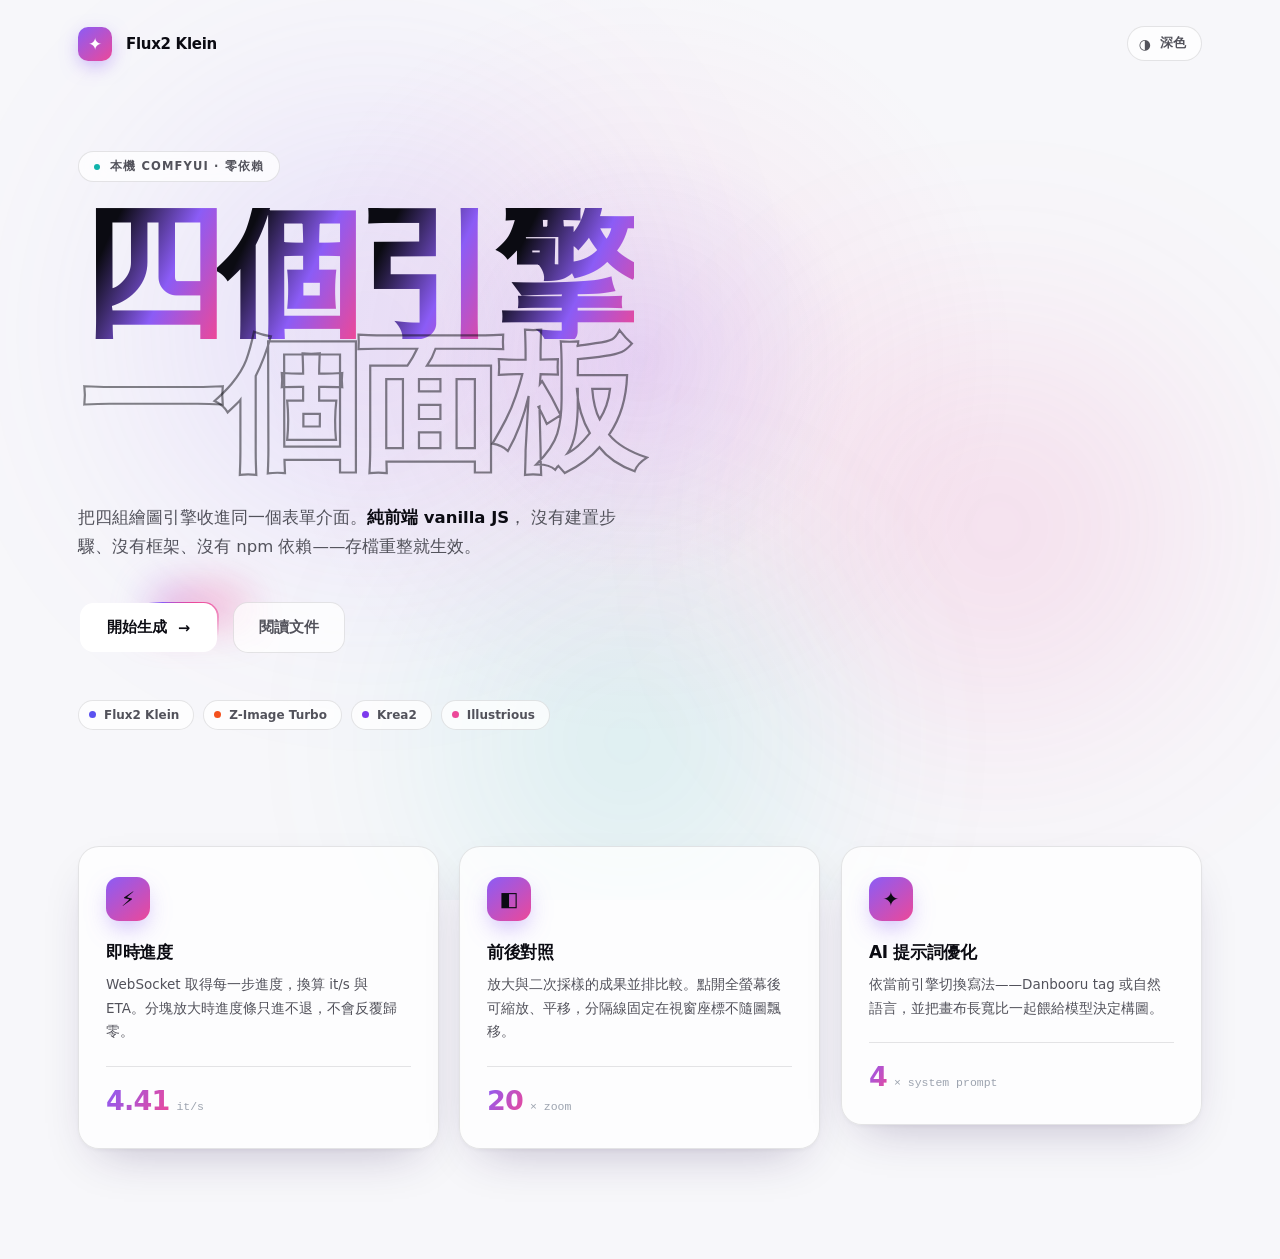
<file: hero_demo.html>
<!DOCTYPE html>
<html lang="zh-Hant" data-theme="dark">
<head>
<meta charset="UTF-8">
<meta name="viewport" content="width=device-width, initial-scale=1">
<title>Flux2 Klein · Hero 設計範例</title>
<style>
/* ============ 旋轉光邊需要可動畫的角度變數 ============ */
@property --beam { syntax: '<angle>'; initial-value: 0deg; inherits: false; }

:root {
  --violet: #8b5cf6;
  --pink:   #ec4899;
  --indigo: #5b52f0;
  --teal:   #10b3ab;
  --orange: #f4511e;

  --mono: ui-monospace, "SF Mono", "Cascadia Code", "JetBrains Mono", Consolas, monospace;
  --sans: system-ui, -apple-system, "Segoe UI", "PingFang TC", "Microsoft JhengHei", "Noto Sans TC", sans-serif;
}

/* ---- 深色（預設）---- */
:root[data-theme="dark"] {
  --bg:          #08080c;
  --bg-2:        #0d0d14;
  --text:        #f4f4f5;
  --text-dim:    #a1a1aa;
  --text-faint:  #52525b;
  --glass:       rgba(24, 24, 31, .42);
  --glass-hi:    rgba(255, 255, 255, .07);
  --border:      rgba(255, 255, 255, .09);
  --border-lit:  rgba(255, 255, 255, .22);
  --stroke:      rgba(255, 255, 255, .58);
  --spot-a:      rgba(139, 92, 246, .17);
  --spot-b:      rgba(236, 72, 153, .13);
  --blob-o:      .55;
  --blob-blur:   90px;
  --noise-o:     .045;
  --card-shadow: 0 24px 70px -24px rgba(0,0,0,.9);
}

/* ---- 淺色 ---- */
:root[data-theme="light"] {
  --bg:          #f7f7fa;
  --bg-2:        #ffffff;
  --text:        #0b0b12;
  --text-dim:    #52525b;
  --text-faint:  #9ca3af;
  --glass:       rgba(255, 255, 255, .74);
  --glass-hi:    rgba(255, 255, 255, .95);
  --border:      rgba(9, 9, 16, .1);
  --border-lit:  rgba(9, 9, 16, .24);
  --stroke:      rgba(11, 11, 18, .5);
  --spot-a:      rgba(139, 92, 246, .13);
  --spot-b:      rgba(236, 72, 153, .09);
  /* 淺底上光球要更淡更散，否則整片糊成奶白、對比全失 */
  --blob-o:      .26;
  --blob-blur:   120px;
  --noise-o:     .035;
  --card-shadow: 0 20px 48px -22px rgba(40, 20, 80, .3), 0 2px 6px -2px rgba(40, 20, 80, .08);
}

* { box-sizing: border-box; margin: 0; padding: 0; }

html { -webkit-text-size-adjust: 100%; }

body {
  min-height: 100vh;
  background: var(--bg);
  color: var(--text);
  font-family: var(--sans);
  overflow-x: hidden;
  position: relative;
  transition: background .5s ease, color .5s ease;
}

/* ============ 背景層 ============ */
.bg-layer { position: fixed; inset: 0; z-index: 0; pointer-events: none; overflow: hidden; }

.blob {
  position: absolute; border-radius: 50%;
  filter: blur(var(--blob-blur));
  opacity: var(--blob-o);
  transition: opacity .5s ease, filter .5s ease;
  will-change: transform;
}
.blob.b1 { width: 46vw; height: 46vw; background: radial-gradient(circle, var(--violet), transparent 68%); }
.blob.b2 { width: 40vw; height: 40vw; background: radial-gradient(circle, var(--pink), transparent 68%); }
.blob.b3 { width: 34vw; height: 34vw; background: radial-gradient(circle, var(--teal), transparent 70%); }

/* 噪點紋理：內嵌 SVG，不依賴外部資源 */
.noise {
  position: fixed; inset: 0; z-index: 1; pointer-events: none;
  opacity: var(--noise-o);
  background-image: url("data:image/svg+xml,%3Csvg xmlns='http://www.w3.org/2000/svg' width='260' height='260'%3E%3Cfilter id='n'%3E%3CfeTurbulence type='fractalNoise' baseFrequency='.82' numOctaves='4'/%3E%3C/filter%3E%3Crect width='100%25' height='100%25' filter='url(%23n)'/%3E%3C/svg%3E");
  mix-blend-mode: overlay;
}

/* 游標聚光：兩層不同色不同半徑，疊出層次 */
.spotlight {
  position: fixed; inset: 0; z-index: 2; pointer-events: none;
  background:
    radial-gradient(520px circle at var(--mx, 50%) var(--my, 40%), var(--spot-a), transparent 42%),
    radial-gradient(820px circle at var(--mx, 50%) var(--my, 40%), var(--spot-b), transparent 46%);
  transition: background .12s ease-out;
}

/* ============ 版面 ============ */
.wrap { position: relative; z-index: 3; max-width: 1180px; margin: 0 auto; padding: 0 28px; }

nav {
  display: flex; align-items: center; gap: 14px;
  padding: 26px 0 0;
}
.logo {
  width: 34px; height: 34px; border-radius: 10px; flex: none;
  background: linear-gradient(140deg, var(--violet), var(--pink));
  display: grid; place-items: center; color: #fff; font-size: 17px;
  box-shadow: 0 6px 20px -4px rgba(139, 92, 246, .6);
}
.logo-text { font-weight: 700; letter-spacing: -.02em; font-size: 15px; }
.nav-spacer { flex: 1; }

.theme-btn {
  display: inline-flex; align-items: center; gap: 9px;
  padding: 8px 15px 8px 11px; border-radius: 999px;
  border: 1px solid var(--border);
  background: var(--glass);
  backdrop-filter: blur(20px); -webkit-backdrop-filter: blur(20px);
  color: var(--text-dim); font-family: var(--sans); font-size: 12.5px; font-weight: 600;
  cursor: pointer; transition: .25s;
}
.theme-btn:hover { border-color: var(--border-lit); color: var(--text); transform: translateY(-1px); }
.theme-icon { font-size: 14px; line-height: 1; }

/* ============ Hero ============ */
header.hero { padding: 90px 0 20px; }

.eyebrow {
  display: inline-flex; align-items: center; gap: 10px;
  padding: 7px 15px; border-radius: 999px;
  border: 1px solid var(--border);
  background: var(--glass);
  backdrop-filter: blur(20px); -webkit-backdrop-filter: blur(20px);
  font-size: 11.5px; font-weight: 600; letter-spacing: .1em; text-transform: uppercase;
  color: var(--text-dim);
  opacity: 0; animation: rise .8s cubic-bezier(.22,1,.36,1) .1s forwards;
}
.eyebrow .pulse {
  width: 6px; height: 6px; border-radius: 50%; background: var(--teal);
  box-shadow: 0 0 0 0 rgba(16, 179, 171, .6);
  animation: pulse 2.4s ease-out infinite;
}
@keyframes pulse {
  0%   { box-shadow: 0 0 0 0 rgba(16,179,171,.55); }
  70%  { box-shadow: 0 0 0 9px rgba(16,179,171,0); }
  100% { box-shadow: 0 0 0 0 rgba(16,179,171,0); }
}

h1 {
  margin: 26px 0 0;
  font-size: clamp(52px, 11.5vw, 152px);
  line-height: .89;
  letter-spacing: -.055em;
  font-weight: 800;
}
h1 .line { display: block; white-space: nowrap; }

/* 逐字進場：JS 依 index 設 --i */
h1 .ch {
  display: inline-block;
  opacity: 0;
  transform: translateY(.42em) rotateX(-58deg);
  animation: letter .95s cubic-bezier(.22,1,.36,1) forwards;
  animation-delay: calc(.22s + var(--i) * .045s);
}
@keyframes letter {
  to { opacity: 1; transform: translateY(0) rotateX(0); }
}

/* 實心那行：漸層填字 */
.line-solid .ch {
  background: linear-gradient(115deg, var(--text) 22%, var(--violet) 62%, var(--pink));
  -webkit-background-clip: text; background-clip: text;
  -webkit-text-fill-color: transparent;
}
/* 描邊那行 */
.line-outline .ch {
  color: transparent;
  -webkit-text-stroke: 1.6px var(--stroke);
  transition: -webkit-text-stroke-color .5s ease;
}
@media (min-width: 800px) { .line-outline .ch { -webkit-text-stroke-width: 2.2px; } }

.lede {
  max-width: 545px; margin: 34px 0 0;
  font-size: 16.5px; line-height: 1.75; color: var(--text-dim);
  opacity: 0; animation: rise .9s cubic-bezier(.22,1,.36,1) .62s forwards;
}
.lede b { color: var(--text); font-weight: 600; }

@keyframes rise {
  from { opacity: 0; transform: translateY(20px); }
  to   { opacity: 1; transform: translateY(0); }
}

/* ============ CTA ============ */
.cta-row {
  display: flex; flex-wrap: wrap; gap: 14px; align-items: center;
  margin-top: 40px;
  opacity: 0; animation: rise .9s cubic-bezier(.22,1,.36,1) .74s forwards;
}

/* 旋轉光邊：外層跑 conic-gradient，內層蓋底色只留 1.5px 邊 */
.beam {
  position: relative; padding: 1.5px; border-radius: 15px;
  background: conic-gradient(from var(--beam),
    transparent 0%, var(--violet) 8%, var(--pink) 17%, transparent 27%, transparent 100%);
  animation: beam-spin 3.2s linear infinite;
  transition: transform .28s cubic-bezier(.22,1,.36,1), filter .28s;
}
@keyframes beam-spin { to { --beam: 360deg; } }
.beam::after {
  content: ''; position: absolute; inset: -22%; z-index: -1; border-radius: inherit;
  background: conic-gradient(from var(--beam),
    transparent 0%, var(--violet) 8%, var(--pink) 17%, transparent 27%, transparent 100%);
  filter: blur(20px); opacity: .55;
  animation: beam-spin 3.2s linear infinite;
}
.beam:hover { transform: translateY(-2px) scale(1.015); }
.beam:hover::after { opacity: .85; }

.btn-primary {
  display: flex; align-items: center; gap: 11px;
  padding: 15px 27px; border-radius: 13.5px; border: none;
  background: var(--bg-2); color: var(--text);
  font-family: var(--sans); font-size: 14.5px; font-weight: 700; letter-spacing: .01em;
  cursor: pointer; white-space: nowrap;
}
.btn-primary .arrow { transition: transform .3s cubic-bezier(.22,1,.36,1); }
.beam:hover .arrow { transform: translateX(4px); }

.btn-ghost {
  padding: 15px 25px; border-radius: 15px;
  border: 1px solid var(--border); background: var(--glass);
  backdrop-filter: blur(20px); -webkit-backdrop-filter: blur(20px);
  color: var(--text-dim); font-family: var(--sans); font-size: 14.5px; font-weight: 600;
  cursor: pointer; transition: .25s;
}
.btn-ghost:hover { border-color: var(--border-lit); color: var(--text); transform: translateY(-2px); }

/* ============ 引擎色票 ============ */
.engines {
  display: flex; flex-wrap: wrap; gap: 9px; margin-top: 46px;
  opacity: 0; animation: rise .9s cubic-bezier(.22,1,.36,1) .86s forwards;
}
.eng {
  display: inline-flex; align-items: center; gap: 8px;
  padding: 7px 14px 7px 10px; border-radius: 999px;
  border: 1px solid var(--border); background: var(--glass);
  backdrop-filter: blur(14px); -webkit-backdrop-filter: blur(14px);
  font-size: 12px; font-weight: 600; color: var(--text-dim);
  cursor: default; transition: .25s;
}
.eng:hover { border-color: var(--border-lit); color: var(--text); transform: translateY(-2px); }
.eng i { width: 7px; height: 7px; border-radius: 50%; display: block; }

/* ============ 3D 傾斜玻璃卡 ============ */
.cards {
  display: grid; grid-template-columns: repeat(auto-fit, minmax(272px, 1fr));
  gap: 20px; margin: 96px 0 110px;
}
.card-3d { perspective: 1100px; opacity: 0; animation: rise .9s cubic-bezier(.22,1,.36,1) forwards; }
.card-3d:nth-child(1) { animation-delay: .96s; }
.card-3d:nth-child(2) { animation-delay: 1.04s; }
.card-3d:nth-child(3) { animation-delay: 1.12s; }

.card {
  position: relative; overflow: hidden;
  padding: 30px 27px 32px; border-radius: 21px;
  border: 1px solid var(--border);
  background: var(--glass);
  backdrop-filter: blur(34px) saturate(1.35);
  -webkit-backdrop-filter: blur(34px) saturate(1.35);
  box-shadow: var(--card-shadow);
  transform-style: preserve-3d;
  will-change: transform;
  transition: border-color .3s ease, background .5s ease;
}
.card:hover { border-color: var(--border-lit); }

/* 隨滑鼠移動的高光 */
.card .glare {
  position: absolute; inset: 0; pointer-events: none; opacity: 0;
  background: radial-gradient(340px circle at var(--gx, 50%) var(--gy, 50%),
    var(--glass-hi), transparent 42%);
  transition: opacity .35s ease;
}
.card:hover .glare { opacity: 1; }

/* 卡片邊緣跟著滑鼠亮起 */
.card .edge {
  position: absolute; inset: -1px; border-radius: inherit; pointer-events: none;
  opacity: 0; transition: opacity .35s ease;
  background: radial-gradient(260px circle at var(--gx, 50%) var(--gy, 50%),
    rgba(139,92,246,.5), transparent 45%);
  -webkit-mask: linear-gradient(#000 0 0) content-box, linear-gradient(#000 0 0);
  -webkit-mask-composite: xor; mask-composite: exclude;
  padding: 1px;
}
.card:hover .edge { opacity: 1; }

.card-inner { position: relative; transform: translateZ(48px); transform-style: preserve-3d; }

.card-ico {
  width: 44px; height: 44px; border-radius: 13px;
  display: grid; place-items: center; font-size: 20px;
  background: linear-gradient(140deg, var(--violet), var(--pink));
  box-shadow: 0 10px 26px -8px rgba(139, 92, 246, .65);
  margin-bottom: 20px;
}
.card h3 { font-size: 17px; font-weight: 700; letter-spacing: -.02em; margin-bottom: 9px; }
.card p { font-size: 13.5px; line-height: 1.75; color: var(--text-dim); }

.card-stat {
  display: flex; align-items: baseline; gap: 7px; margin-top: 22px;
  padding-top: 18px; border-top: 1px solid var(--border);
}
.card-stat .n {
  font-size: 27px; font-weight: 800; letter-spacing: -.03em;
  font-variant-numeric: tabular-nums;
  background: linear-gradient(120deg, var(--violet), var(--pink));
  -webkit-background-clip: text; background-clip: text; -webkit-text-fill-color: transparent;
}
.card-stat .u { font-size: 11.5px; color: var(--text-faint); font-family: var(--mono); }

/* ============ 響應式 ============ */
@media (max-width: 640px) {
  .wrap { padding: 0 20px; }
  header.hero { padding: 60px 0 10px; }
  h1 { letter-spacing: -.045em; }
  .cards { margin: 68px 0 80px; }
  .card-inner { transform: translateZ(30px); }
}

@media (prefers-reduced-motion: reduce) {
  *, *::before, *::after {
    animation-duration: .01ms !important; animation-iteration-count: 1 !important;
    transition-duration: .01ms !important;
  }
  h1 .ch, .eyebrow, .lede, .cta-row, .engines, .card-3d { opacity: 1 !important; transform: none !important; }
}
</style>
</head>
<body>

<div class="bg-layer">
  <div class="blob b1"></div>
  <div class="blob b2"></div>
  <div class="blob b3"></div>
</div>
<div class="noise"></div>
<div class="spotlight" id="spot"></div>

<div class="wrap">

  <nav>
    <div class="logo">✦</div>
    <div class="logo-text">Flux2 Klein</div>
    <div class="nav-spacer"></div>
    <button class="theme-btn" id="theme-btn">
      <span class="theme-icon" id="theme-icon">◐</span>
      <span id="theme-label">淺色</span>
    </button>
  </nav>

  <header class="hero">
    <div class="eyebrow"><span class="pulse"></span>本機 ComfyUI · 零依賴</div>

    <h1>
      <span class="line line-solid" data-text="四個引擎"></span>
      <span class="line line-outline" data-text="一個面板"></span>
    </h1>

    <p class="lede">
      把四組繪圖引擎收進同一個表單介面。<b>純前端 vanilla JS</b>，
      沒有建置步驟、沒有框架、沒有 npm 依賴——存檔重整就生效。
    </p>

    <div class="cta-row">
      <div class="beam">
        <button class="btn-primary">開始生成 <span class="arrow">→</span></button>
      </div>
      <button class="btn-ghost">閱讀文件</button>
    </div>

    <div class="engines">
      <span class="eng"><i style="background:#5b52f0"></i>Flux2 Klein</span>
      <span class="eng"><i style="background:#f4511e"></i>Z-Image Turbo</span>
      <span class="eng"><i style="background:#7c3aed"></i>Krea2</span>
      <span class="eng"><i style="background:#ec4899"></i>Illustrious</span>
    </div>
  </header>

  <section class="cards">
    <div class="card-3d">
      <article class="card">
        <div class="glare"></div><div class="edge"></div>
        <div class="card-inner">
          <div class="card-ico">⚡</div>
          <h3>即時進度</h3>
          <p>WebSocket 取得每一步進度，換算 it/s 與 ETA。分塊放大時進度條只進不退，不會反覆歸零。</p>
          <div class="card-stat"><span class="n">4.41</span><span class="u">it/s</span></div>
        </div>
      </article>
    </div>

    <div class="card-3d">
      <article class="card">
        <div class="glare"></div><div class="edge"></div>
        <div class="card-inner">
          <div class="card-ico">◧</div>
          <h3>前後對照</h3>
          <p>放大與二次採樣的成果並排比較。點開全螢幕後可縮放、平移，分隔線固定在視窗座標不隨圖飄移。</p>
          <div class="card-stat"><span class="n">20</span><span class="u">× zoom</span></div>
        </div>
      </article>
    </div>

    <div class="card-3d">
      <article class="card">
        <div class="glare"></div><div class="edge"></div>
        <div class="card-inner">
          <div class="card-ico">✦</div>
          <h3>AI 提示詞優化</h3>
          <p>依當前引擎切換寫法——Danbooru tag 或自然語言，並把畫布長寬比一起餵給模型決定構圖。</p>
          <div class="card-stat"><span class="n">4</span><span class="u">× system prompt</span></div>
        </div>
      </article>
    </div>
  </section>

</div>

<script>
(() => {
  const reduced = matchMedia('(prefers-reduced-motion: reduce)').matches;

  /* ---------- 大標逐字拆分 ---------- */
  document.querySelectorAll('h1 .line').forEach(line => {
    const text = line.dataset.text;
    let i = 0;
    for (const ch of text) {
      const s = document.createElement('span');
      s.className = 'ch';
      s.textContent = ch;
      s.style.setProperty('--i', i++);
      line.appendChild(s);
    }
  });
  // 第二行接續第一行的節奏，不要同時開跑
  const first = document.querySelector('.line-solid').children.length;
  document.querySelectorAll('.line-outline .ch').forEach((el, i) => {
    el.style.setProperty('--i', first + i);
  });

  /* ---------- 游標聚光 ---------- */
  const spot = document.getElementById('spot');
  let mx = innerWidth / 2, my = innerHeight * .4, sx = mx, sy = my;
  addEventListener('pointermove', e => { mx = e.clientX; my = e.clientY; }, { passive: true });
  (function follow() {
    sx += (mx - sx) * .1;                       // 阻尼跟隨，比直接貼游標柔和
    sy += (my - sy) * .1;
    spot.style.setProperty('--mx', sx + 'px');
    spot.style.setProperty('--my', sy + 'px');
    requestAnimationFrame(follow);
  })();

  /* ---------- 背景光球漂移（撞邊反彈）---------- */
  if (!reduced) {
    document.querySelectorAll('.blob').forEach((el, i) => {
      const p = {
        x: Math.random() * 70, y: Math.random() * 60,
        vx: (Math.random() - .5) * .028, vy: (Math.random() - .5) * .028,
      };
      // 錯開起始位置，避免三顆疊在一起
      p.x = [6, 58, 32][i]; p.y = [4, 30, 58][i];
      (function drift() {
        p.x += p.vx; p.y += p.vy;
        if (p.x < -12 || p.x > 78) p.vx *= -1;
        if (p.y < -12 || p.y > 72) p.vy *= -1;
        el.style.transform = `translate(${p.x}vw, ${p.y}vh)`;
        requestAnimationFrame(drift);
      })();
    });
  }

  /* ---------- 3D 傾斜（彈簧，非線性插值）---------- */
  const MAX = 11;            // 最大傾角
  document.querySelectorAll('.card-3d').forEach(wrap => {
    const card = wrap.querySelector('.card');
    // cur=目前值 tgt=目標值 v=速度；stiffness 決定追得多快，damping 決定回彈衰減
    const s = { rx: 0, ry: 0, sc: 1, trx: 0, try_: 0, tsc: 1, vx: 0, vy: 0, vs: 0 };
    const K = .1, D = .72;
    let live = false;

    wrap.addEventListener('pointermove', e => {
      const r = card.getBoundingClientRect();
      const px = (e.clientX - r.left) / r.width;
      const py = (e.clientY - r.top) / r.height;
      s.try_ = (px - .5) * 2 * MAX;         // 左右 → rotateY
      s.trx = -(py - .5) * 2 * MAX;         // 上下 → rotateX（反向才符合直覺）
      s.tsc = 1.022;
      card.style.setProperty('--gx', px * 100 + '%');
      card.style.setProperty('--gy', py * 100 + '%');
      if (!live) { live = true; tick(); }
    });

    wrap.addEventListener('pointerleave', () => { s.trx = 0; s.try_ = 0; s.tsc = 1; });

    function tick() {
      s.vx = (s.vx + (s.trx - s.rx) * K) * D;  s.rx += s.vx;
      s.vy = (s.vy + (s.try_ - s.ry) * K) * D; s.ry += s.vy;
      s.vs = (s.vs + (s.tsc - s.sc) * K) * D;  s.sc += s.vs;
      card.style.transform =
        `rotateX(${s.rx.toFixed(3)}deg) rotateY(${s.ry.toFixed(3)}deg) scale(${s.sc.toFixed(4)})`;
      // 靜止且已歸零就停掉 rAF，不要空轉
      const still = Math.abs(s.vx) < .0015 && Math.abs(s.vy) < .0015 && Math.abs(s.vs) < .00015;
      const home = Math.abs(s.trx - s.rx) < .02 && Math.abs(s.try_ - s.ry) < .02;
      if (still && home) { live = false; return; }
      requestAnimationFrame(tick);
    }
  });

  /* ---------- 深淺色切換 ---------- */
  const root = document.documentElement;
  const btn = document.getElementById('theme-btn');
  const icon = document.getElementById('theme-icon');
  const label = document.getElementById('theme-label');

  if (matchMedia('(prefers-color-scheme: light)').matches) setTheme('light');

  function setTheme(t) {
    root.dataset.theme = t;
    icon.textContent = t === 'dark' ? '◐' : '◑';
    label.textContent = t === 'dark' ? '淺色' : '深色';
  }
  btn.onclick = () => setTheme(root.dataset.theme === 'dark' ? 'light' : 'dark');
})();
</script>
</body>
</html>
</file>
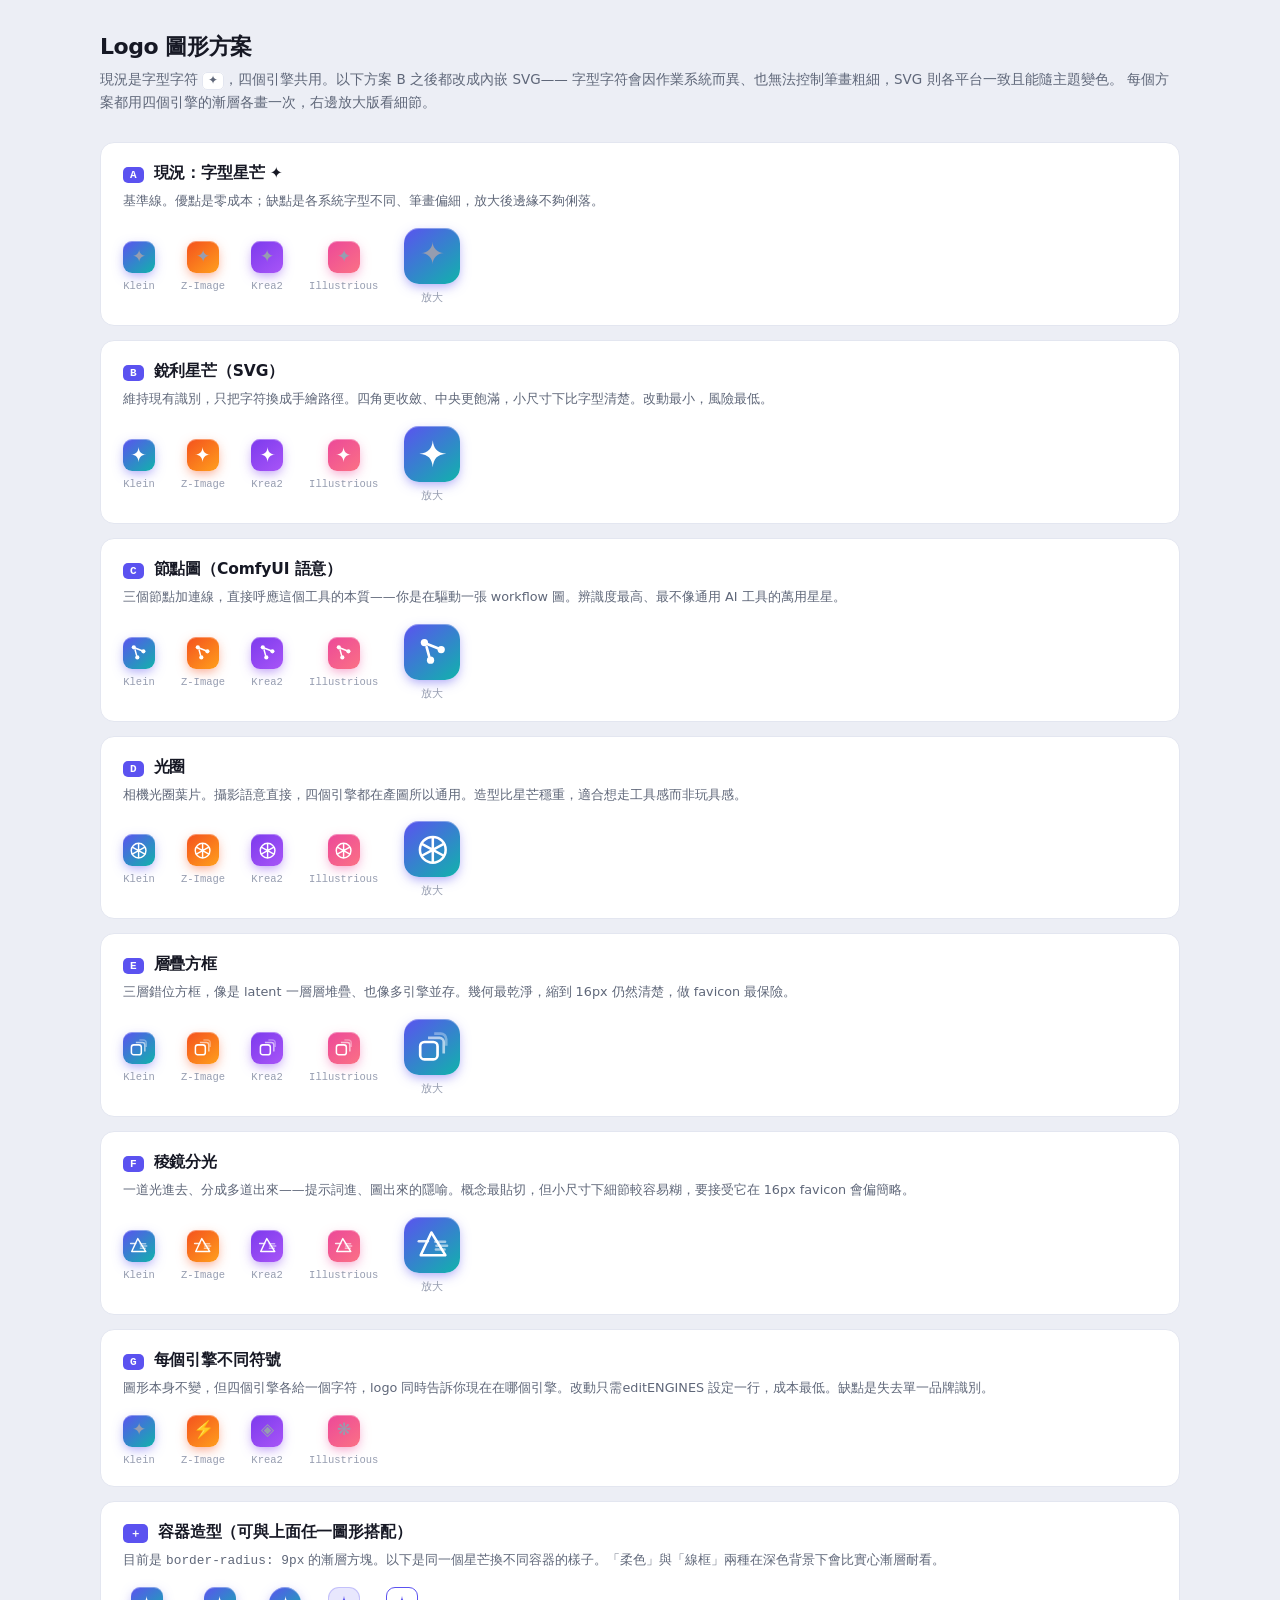
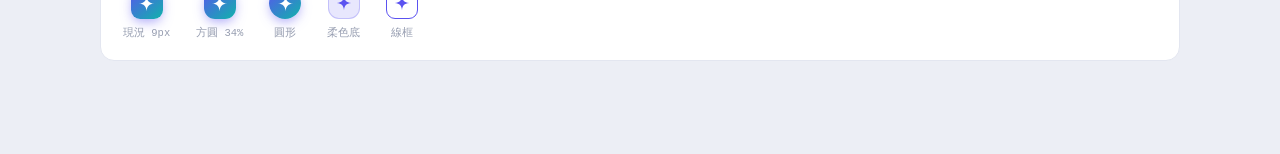
<file: logo_options.html>
<!DOCTYPE html>
<html lang="zh-Hant">
<head>
<meta charset="UTF-8">
<meta name="viewport" content="width=device-width, initial-scale=1">
<title>Logo 方案比較</title>
<style>
:root{
  --bg:#eceef5; --panel:#fff; --border:#e3e6f0; --text:#161824;
  --text-dim:#5f6779; --text-faint:#969db0;
  --sans:system-ui,-apple-system,"Segoe UI","PingFang TC","Microsoft JhengHei",sans-serif;
  --mono:ui-monospace,"Cascadia Code",Consolas,monospace;
}
*{box-sizing:border-box;margin:0;padding:0}
body{background:var(--bg);color:var(--text);font-family:var(--sans);font-size:14px;padding:32px 24px 80px}
.wrap{max-width:1080px;margin:0 auto}
h1{font-size:22px;letter-spacing:-.02em;margin-bottom:6px}
.sub{color:var(--text-dim);font-size:13.5px;line-height:1.7;margin-bottom:28px}
.sub code{font-family:var(--mono);font-size:12px;background:#fff;border:1px solid var(--border);border-radius:5px;padding:1px 5px}

.opt{background:var(--panel);border:1px solid var(--border);border-radius:14px;padding:20px 22px;margin-bottom:14px}
.opt-head{display:flex;align-items:baseline;gap:10px;margin-bottom:4px}
.tag{font-family:var(--mono);font-size:11px;font-weight:700;color:#fff;background:#5b52f0;border-radius:5px;padding:2px 7px}
.opt h2{font-size:15.5px;letter-spacing:-.01em}
.opt p{color:var(--text-dim);font-size:12.8px;line-height:1.7;margin:6px 0 16px}
.opt .note{color:var(--text-faint);font-size:12px}

.row{display:flex;align-items:center;gap:26px;flex-wrap:wrap}
.cell{display:flex;flex-direction:column;align-items:center;gap:7px}
.cell span{font-size:10.5px;color:var(--text-faint);font-family:var(--mono)}

/* 四個引擎的品牌色 */
.e1{--a:#5b52f0;--b:#10b3ab}   /* Flux2 Klein 靛紫→青 */
.e2{--a:#f4511e;--b:#ff9f1c}   /* Z-Image 橘紅→琥珀 */
.e3{--a:#7c3aed;--b:#a855f7}   /* Krea2 紫 */
.e4{--a:#ec4899;--b:#fb7185}   /* Illustrious 粉→玫 */

.mark{
  width:32px;height:32px;border-radius:9px;flex:none;
  background:linear-gradient(140deg,var(--a),var(--b));
  display:grid;place-items:center;color:#fff;
  box-shadow:0 4px 12px -2px color-mix(in srgb,var(--a) 55%,transparent),
             inset 0 1px 0 rgba(255,255,255,.35);
}
.mark.lg{width:56px;height:56px;border-radius:15px}
.mark svg{width:60%;height:60%;display:block}
.mark .glyph{font-size:17px;line-height:1}
.mark.lg .glyph{font-size:30px}

/* 容器變體 */
.mark.circle{border-radius:50%}
.mark.squircle{border-radius:34%}
.mark.soft{border-radius:11px;background:color-mix(in srgb,var(--a) 14%,#fff);color:var(--a);box-shadow:none;border:1px solid color-mix(in srgb,var(--a) 26%,transparent)}
.mark.soft svg{color:var(--a)}
.mark.outline{background:none;border:1.8px solid var(--a);color:var(--a);box-shadow:none}
</style>
</head>
<body>
<div class="wrap">
  <h1>Logo 圖形方案</h1>
  <p class="sub">
    現況是字型字符 <code>✦</code>，四個引擎共用。以下方案 B 之後都改成內嵌 SVG——
    字型字符會因作業系統而異、也無法控制筆畫粗細，SVG 則各平台一致且能隨主題變色。
    每個方案都用四個引擎的漸層各畫一次，右邊放大版看細節。
  </p>

  <!-- A -->
  <div class="opt">
    <div class="opt-head"><span class="tag">A</span><h2>現況：字型星芒 ✦</h2></div>
    <p>基準線。優點是零成本；缺點是各系統字型不同、筆畫偏細，放大後邊緣不夠俐落。</p>
    <div class="row">
      <div class="cell e1"><div class="mark"><span class="glyph">✦</span></div><span>Klein</span></div>
      <div class="cell e2"><div class="mark"><span class="glyph">✦</span></div><span>Z-Image</span></div>
      <div class="cell e3"><div class="mark"><span class="glyph">✦</span></div><span>Krea2</span></div>
      <div class="cell e4"><div class="mark"><span class="glyph">✦</span></div><span>Illustrious</span></div>
      <div class="cell e1"><div class="mark lg"><span class="glyph">✦</span></div><span>放大</span></div>
    </div>
  </div>

  <!-- B -->
  <div class="opt">
    <div class="opt-head"><span class="tag">B</span><h2>銳利星芒（SVG）</h2></div>
    <p>維持現有識別，只把字符換成手繪路徑。四角更收斂、中央更飽滿，小尺寸下比字型清楚。改動最小，風險最低。</p>
    <div class="row">
      <div class="cell e1"><div class="mark">
        <svg viewBox="0 0 24 24" fill="currentColor"><path d="M12 2.4c.55 6 3.1 9.05 9.6 9.6-6.5.55-9.05 3.6-9.6 9.6-.55-6-3.1-9.05-9.6-9.6 6.5-.55 9.05-3.6 9.6-9.6Z"/></svg>
      </div><span>Klein</span></div>
      <div class="cell e2"><div class="mark">
        <svg viewBox="0 0 24 24" fill="currentColor"><path d="M12 2.4c.55 6 3.1 9.05 9.6 9.6-6.5.55-9.05 3.6-9.6 9.6-.55-6-3.1-9.05-9.6-9.6 6.5-.55 9.05-3.6 9.6-9.6Z"/></svg>
      </div><span>Z-Image</span></div>
      <div class="cell e3"><div class="mark">
        <svg viewBox="0 0 24 24" fill="currentColor"><path d="M12 2.4c.55 6 3.1 9.05 9.6 9.6-6.5.55-9.05 3.6-9.6 9.6-.55-6-3.1-9.05-9.6-9.6 6.5-.55 9.05-3.6 9.6-9.6Z"/></svg>
      </div><span>Krea2</span></div>
      <div class="cell e4"><div class="mark">
        <svg viewBox="0 0 24 24" fill="currentColor"><path d="M12 2.4c.55 6 3.1 9.05 9.6 9.6-6.5.55-9.05 3.6-9.6 9.6-.55-6-3.1-9.05-9.6-9.6 6.5-.55 9.05-3.6 9.6-9.6Z"/></svg>
      </div><span>Illustrious</span></div>
      <div class="cell e1"><div class="mark lg">
        <svg viewBox="0 0 24 24" fill="currentColor"><path d="M12 2.4c.55 6 3.1 9.05 9.6 9.6-6.5.55-9.05 3.6-9.6 9.6-.55-6-3.1-9.05-9.6-9.6 6.5-.55 9.05-3.6 9.6-9.6Z"/></svg>
      </div><span>放大</span></div>
    </div>
  </div>

  <!-- C -->
  <div class="opt">
    <div class="opt-head"><span class="tag">C</span><h2>節點圖（ComfyUI 語意）</h2></div>
    <p>三個節點加連線，直接呼應這個工具的本質——你是在驅動一張 workflow 圖。辨識度最高、最不像通用 AI 工具的萬用星星。</p>
    <div class="row">
      <div class="cell e1"><div class="mark">
        <svg viewBox="0 0 24 24" fill="none" stroke="currentColor" stroke-width="1.9" stroke-linecap="round"><path d="M8.4 6.6 15.6 9.4M7.6 8.6 9.4 15.2"/><circle cx="6" cy="5.4" r="2.6" fill="currentColor" stroke="none"/><circle cx="18" cy="10.4" r="2.6" fill="currentColor" stroke="none"/><circle cx="10.4" cy="18" r="2.6" fill="currentColor" stroke="none"/></svg>
      </div><span>Klein</span></div>
      <div class="cell e2"><div class="mark">
        <svg viewBox="0 0 24 24" fill="none" stroke="currentColor" stroke-width="1.9" stroke-linecap="round"><path d="M8.4 6.6 15.6 9.4M7.6 8.6 9.4 15.2"/><circle cx="6" cy="5.4" r="2.6" fill="currentColor" stroke="none"/><circle cx="18" cy="10.4" r="2.6" fill="currentColor" stroke="none"/><circle cx="10.4" cy="18" r="2.6" fill="currentColor" stroke="none"/></svg>
      </div><span>Z-Image</span></div>
      <div class="cell e3"><div class="mark">
        <svg viewBox="0 0 24 24" fill="none" stroke="currentColor" stroke-width="1.9" stroke-linecap="round"><path d="M8.4 6.6 15.6 9.4M7.6 8.6 9.4 15.2"/><circle cx="6" cy="5.4" r="2.6" fill="currentColor" stroke="none"/><circle cx="18" cy="10.4" r="2.6" fill="currentColor" stroke="none"/><circle cx="10.4" cy="18" r="2.6" fill="currentColor" stroke="none"/></svg>
      </div><span>Krea2</span></div>
      <div class="cell e4"><div class="mark">
        <svg viewBox="0 0 24 24" fill="none" stroke="currentColor" stroke-width="1.9" stroke-linecap="round"><path d="M8.4 6.6 15.6 9.4M7.6 8.6 9.4 15.2"/><circle cx="6" cy="5.4" r="2.6" fill="currentColor" stroke="none"/><circle cx="18" cy="10.4" r="2.6" fill="currentColor" stroke="none"/><circle cx="10.4" cy="18" r="2.6" fill="currentColor" stroke="none"/></svg>
      </div><span>Illustrious</span></div>
      <div class="cell e1"><div class="mark lg">
        <svg viewBox="0 0 24 24" fill="none" stroke="currentColor" stroke-width="1.9" stroke-linecap="round"><path d="M8.4 6.6 15.6 9.4M7.6 8.6 9.4 15.2"/><circle cx="6" cy="5.4" r="2.6" fill="currentColor" stroke="none"/><circle cx="18" cy="10.4" r="2.6" fill="currentColor" stroke="none"/><circle cx="10.4" cy="18" r="2.6" fill="currentColor" stroke="none"/></svg>
      </div><span>放大</span></div>
    </div>
  </div>

  <!-- D -->
  <div class="opt">
    <div class="opt-head"><span class="tag">D</span><h2>光圈</h2></div>
    <p>相機光圈葉片。攝影語意直接，四個引擎都在產圖所以通用。造型比星芒穩重，適合想走工具感而非玩具感。</p>
    <div class="row">
      <div class="cell e1"><div class="mark">
        <svg viewBox="0 0 24 24" fill="none" stroke="currentColor" stroke-width="1.8" stroke-linejoin="round"><circle cx="12" cy="12" r="9.2"/><path d="M12 2.8 12 12 20.5 7.4M20.5 16.6 12 12 3.5 16.6M3.5 7.4 12 12 12 21.2"/></svg>
      </div><span>Klein</span></div>
      <div class="cell e2"><div class="mark">
        <svg viewBox="0 0 24 24" fill="none" stroke="currentColor" stroke-width="1.8" stroke-linejoin="round"><circle cx="12" cy="12" r="9.2"/><path d="M12 2.8 12 12 20.5 7.4M20.5 16.6 12 12 3.5 16.6M3.5 7.4 12 12 12 21.2"/></svg>
      </div><span>Z-Image</span></div>
      <div class="cell e3"><div class="mark">
        <svg viewBox="0 0 24 24" fill="none" stroke="currentColor" stroke-width="1.8" stroke-linejoin="round"><circle cx="12" cy="12" r="9.2"/><path d="M12 2.8 12 12 20.5 7.4M20.5 16.6 12 12 3.5 16.6M3.5 7.4 12 12 12 21.2"/></svg>
      </div><span>Krea2</span></div>
      <div class="cell e4"><div class="mark">
        <svg viewBox="0 0 24 24" fill="none" stroke="currentColor" stroke-width="1.8" stroke-linejoin="round"><circle cx="12" cy="12" r="9.2"/><path d="M12 2.8 12 12 20.5 7.4M20.5 16.6 12 12 3.5 16.6M3.5 7.4 12 12 12 21.2"/></svg>
      </div><span>Illustrious</span></div>
      <div class="cell e1"><div class="mark lg">
        <svg viewBox="0 0 24 24" fill="none" stroke="currentColor" stroke-width="1.8" stroke-linejoin="round"><circle cx="12" cy="12" r="9.2"/><path d="M12 2.8 12 12 20.5 7.4M20.5 16.6 12 12 3.5 16.6M3.5 7.4 12 12 12 21.2"/></svg>
      </div><span>放大</span></div>
    </div>
  </div>

  <!-- E -->
  <div class="opt">
    <div class="opt-head"><span class="tag">E</span><h2>層疊方框</h2></div>
    <p>三層錯位方框，像是 latent 一層層堆疊、也像多引擎並存。幾何最乾淨，縮到 16px 仍然清楚，做 favicon 最保險。</p>
    <div class="row">
      <div class="cell e1"><div class="mark">
        <svg viewBox="0 0 24 24" fill="none" stroke="currentColor" stroke-width="1.9" stroke-linejoin="round"><rect x="3" y="8.6" width="12.4" height="12.4" rx="3"/><path d="M8.6 5.6h8.2a3 3 0 0 1 3 3v8.2" opacity=".62"/><path d="M13 2.6h4.6a4 4 0 0 1 4 4v4.6" opacity=".34"/></svg>
      </div><span>Klein</span></div>
      <div class="cell e2"><div class="mark">
        <svg viewBox="0 0 24 24" fill="none" stroke="currentColor" stroke-width="1.9" stroke-linejoin="round"><rect x="3" y="8.6" width="12.4" height="12.4" rx="3"/><path d="M8.6 5.6h8.2a3 3 0 0 1 3 3v8.2" opacity=".62"/><path d="M13 2.6h4.6a4 4 0 0 1 4 4v4.6" opacity=".34"/></svg>
      </div><span>Z-Image</span></div>
      <div class="cell e3"><div class="mark">
        <svg viewBox="0 0 24 24" fill="none" stroke="currentColor" stroke-width="1.9" stroke-linejoin="round"><rect x="3" y="8.6" width="12.4" height="12.4" rx="3"/><path d="M8.6 5.6h8.2a3 3 0 0 1 3 3v8.2" opacity=".62"/><path d="M13 2.6h4.6a4 4 0 0 1 4 4v4.6" opacity=".34"/></svg>
      </div><span>Krea2</span></div>
      <div class="cell e4"><div class="mark">
        <svg viewBox="0 0 24 24" fill="none" stroke="currentColor" stroke-width="1.9" stroke-linejoin="round"><rect x="3" y="8.6" width="12.4" height="12.4" rx="3"/><path d="M8.6 5.6h8.2a3 3 0 0 1 3 3v8.2" opacity=".62"/><path d="M13 2.6h4.6a4 4 0 0 1 4 4v4.6" opacity=".34"/></svg>
      </div><span>Illustrious</span></div>
      <div class="cell e1"><div class="mark lg">
        <svg viewBox="0 0 24 24" fill="none" stroke="currentColor" stroke-width="1.9" stroke-linejoin="round"><rect x="3" y="8.6" width="12.4" height="12.4" rx="3"/><path d="M8.6 5.6h8.2a3 3 0 0 1 3 3v8.2" opacity=".62"/><path d="M13 2.6h4.6a4 4 0 0 1 4 4v4.6" opacity=".34"/></svg>
      </div><span>放大</span></div>
    </div>
  </div>

  <!-- F -->
  <div class="opt">
    <div class="opt-head"><span class="tag">F</span><h2>稜鏡分光</h2></div>
    <p>一道光進去、分成多道出來——提示詞進、圖出來的隱喻。概念最貼切，但小尺寸下細節較容易糊，要接受它在 16px favicon 會偏簡略。</p>
    <div class="row">
      <div class="cell e1"><div class="mark">
        <svg viewBox="0 0 24 24" fill="none" stroke="currentColor" stroke-width="1.8" stroke-linecap="round" stroke-linejoin="round"><path d="M11 3.2 21 19.4H3.4L11 3.2Z"/><path d="M2 9.4h6.4" opacity=".85"/><path d="M14.6 12.6h7.6M14.2 15.4h6.2M13.8 9.8h7" opacity=".55"/></svg>
      </div><span>Klein</span></div>
      <div class="cell e2"><div class="mark">
        <svg viewBox="0 0 24 24" fill="none" stroke="currentColor" stroke-width="1.8" stroke-linecap="round" stroke-linejoin="round"><path d="M11 3.2 21 19.4H3.4L11 3.2Z"/><path d="M2 9.4h6.4" opacity=".85"/><path d="M14.6 12.6h7.6M14.2 15.4h6.2M13.8 9.8h7" opacity=".55"/></svg>
      </div><span>Z-Image</span></div>
      <div class="cell e3"><div class="mark">
        <svg viewBox="0 0 24 24" fill="none" stroke="currentColor" stroke-width="1.8" stroke-linecap="round" stroke-linejoin="round"><path d="M11 3.2 21 19.4H3.4L11 3.2Z"/><path d="M2 9.4h6.4" opacity=".85"/><path d="M14.6 12.6h7.6M14.2 15.4h6.2M13.8 9.8h7" opacity=".55"/></svg>
      </div><span>Krea2</span></div>
      <div class="cell e4"><div class="mark">
        <svg viewBox="0 0 24 24" fill="none" stroke="currentColor" stroke-width="1.8" stroke-linecap="round" stroke-linejoin="round"><path d="M11 3.2 21 19.4H3.4L11 3.2Z"/><path d="M2 9.4h6.4" opacity=".85"/><path d="M14.6 12.6h7.6M14.2 15.4h6.2M13.8 9.8h7" opacity=".55"/></svg>
      </div><span>Illustrious</span></div>
      <div class="cell e1"><div class="mark lg">
        <svg viewBox="0 0 24 24" fill="none" stroke="currentColor" stroke-width="1.8" stroke-linecap="round" stroke-linejoin="round"><path d="M11 3.2 21 19.4H3.4L11 3.2Z"/><path d="M2 9.4h6.4" opacity=".85"/><path d="M14.6 12.6h7.6M14.2 15.4h6.2M13.8 9.8h7" opacity=".55"/></svg>
      </div><span>放大</span></div>
    </div>
  </div>

  <!-- G -->
  <div class="opt">
    <div class="opt-head"><span class="tag">G</span><h2>每個引擎不同符號</h2></div>
    <p>圖形本身不變，但四個引擎各給一個字符，logo 同時告訴你現在在哪個引擎。改動只需editENGINES 設定一行，成本最低。缺點是失去單一品牌識別。</p>
    <div class="row">
      <div class="cell e1"><div class="mark"><span class="glyph">✦</span></div><span>Klein</span></div>
      <div class="cell e2"><div class="mark"><span class="glyph">⚡</span></div><span>Z-Image</span></div>
      <div class="cell e3"><div class="mark"><span class="glyph">◈</span></div><span>Krea2</span></div>
      <div class="cell e4"><div class="mark"><span class="glyph">❋</span></div><span>Illustrious</span></div>
    </div>
  </div>

  <!-- 容器 -->
  <div class="opt">
    <div class="opt-head"><span class="tag">＋</span><h2>容器造型（可與上面任一圖形搭配）</h2></div>
    <p>目前是 <code>border-radius: 9px</code> 的漸層方塊。以下是同一個星芒換不同容器的樣子。「柔色」與「線框」兩種在深色背景下會比實心漸層耐看。</p>
    <div class="row">
      <div class="cell e1"><div class="mark"><svg viewBox="0 0 24 24" fill="currentColor"><path d="M12 2.4c.55 6 3.1 9.05 9.6 9.6-6.5.55-9.05 3.6-9.6 9.6-.55-6-3.1-9.05-9.6-9.6 6.5-.55 9.05-3.6 9.6-9.6Z"/></svg></div><span>現況 9px</span></div>
      <div class="cell e1"><div class="mark squircle"><svg viewBox="0 0 24 24" fill="currentColor"><path d="M12 2.4c.55 6 3.1 9.05 9.6 9.6-6.5.55-9.05 3.6-9.6 9.6-.55-6-3.1-9.05-9.6-9.6 6.5-.55 9.05-3.6 9.6-9.6Z"/></svg></div><span>方圓 34%</span></div>
      <div class="cell e1"><div class="mark circle"><svg viewBox="0 0 24 24" fill="currentColor"><path d="M12 2.4c.55 6 3.1 9.05 9.6 9.6-6.5.55-9.05 3.6-9.6 9.6-.55-6-3.1-9.05-9.6-9.6 6.5-.55 9.05-3.6 9.6-9.6Z"/></svg></div><span>圓形</span></div>
      <div class="cell e1"><div class="mark soft"><svg viewBox="0 0 24 24" fill="currentColor"><path d="M12 2.4c.55 6 3.1 9.05 9.6 9.6-6.5.55-9.05 3.6-9.6 9.6-.55-6-3.1-9.05-9.6-9.6 6.5-.55 9.05-3.6 9.6-9.6Z"/></svg></div><span>柔色底</span></div>
      <div class="cell e1"><div class="mark outline"><svg viewBox="0 0 24 24" fill="currentColor"><path d="M12 2.4c.55 6 3.1 9.05 9.6 9.6-6.5.55-9.05 3.6-9.6 9.6-.55-6-3.1-9.05-9.6-9.6 6.5-.55 9.05-3.6 9.6-9.6Z"/></svg></div><span>線框</span></div>
    </div>
  </div>

</div>
</body>
</html>
</file>
